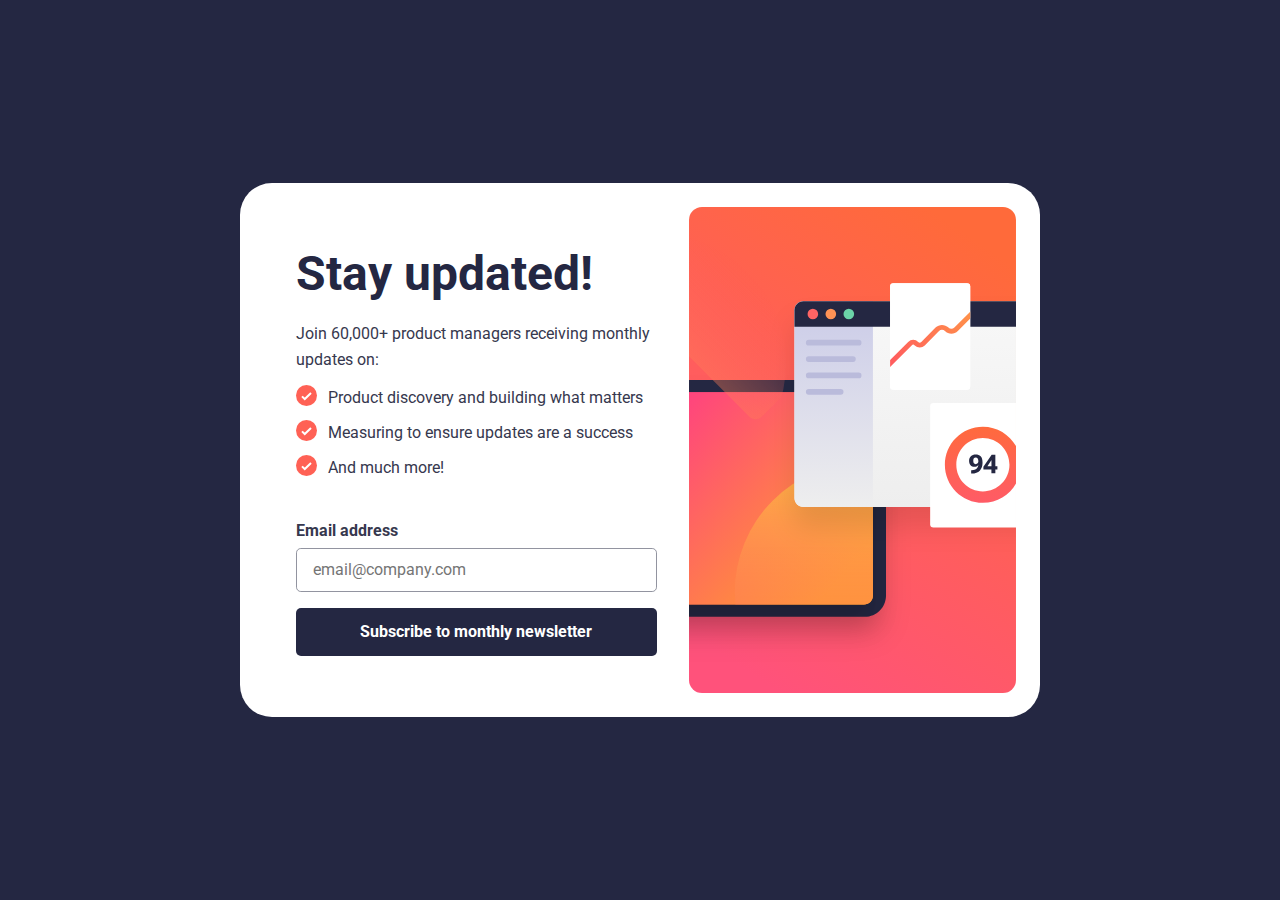
<file: index.html>
<!DOCTYPE html>
<html lang="en">
<head>
  <meta charset="UTF-8">
  <meta name="viewport" content="width=device-width, initial-scale=1.0">  
  <link rel="icon" type="image/png" sizes="32x32" href="./assets/images/favicon-32x32.png">
  <link rel="stylesheet" href="./css/style.css">
  <link rel="stylesheet" href="./css/media.css">
  <script src="./index.js" defer></script>
  <title>Newsletter sign-up form </title>

  
</head>
<body>
  <main>
    <div class="container">
      <section id="newsletter">
        <div class="image">
          <picture>
            <source srcset="./assets/images/desktop.svg" width="400" height="593" media="(min-width: 640px)">
            <img src="./assets/images/mobile.svg" width="375" height="284" alt="Responsive image">
        </picture>
        </div>
        <div class="content">
          <div class="text">
            <h1>Stay updated!</h1>
            <p> Join 60,000+ product managers receiving monthly updates on:</p>
            <ul class="list ">
              <li> <img src="./assets/images/icon-list.svg" alt=""> <span>Product discovery and building what matters</span></li>
              <li><img src="./assets/images/icon-list.svg" alt=""> <span>Measuring to ensure updates are a success</span></li>
              <li><img src="./assets/images/icon-list.svg" alt=""> <span>And much more!</span></li>
            </ul>
          </div>
          <form action="success.html" class="form " id="form" >
            <div class="form-group">
              <div>
               <label for="email">Email address</label>
               <div id="emailError" class="error-message"></div>
             </div>
              <input name="email" type="email" placeholder="email@company.com"  id="email">
            </div>
            <button type="submit" class="btn " id="btn-submit">Subscribe to monthly newsletter</button>
          </form>
        </div>
      </section>
    </div>
  </main>
</body>
</html>
</file>
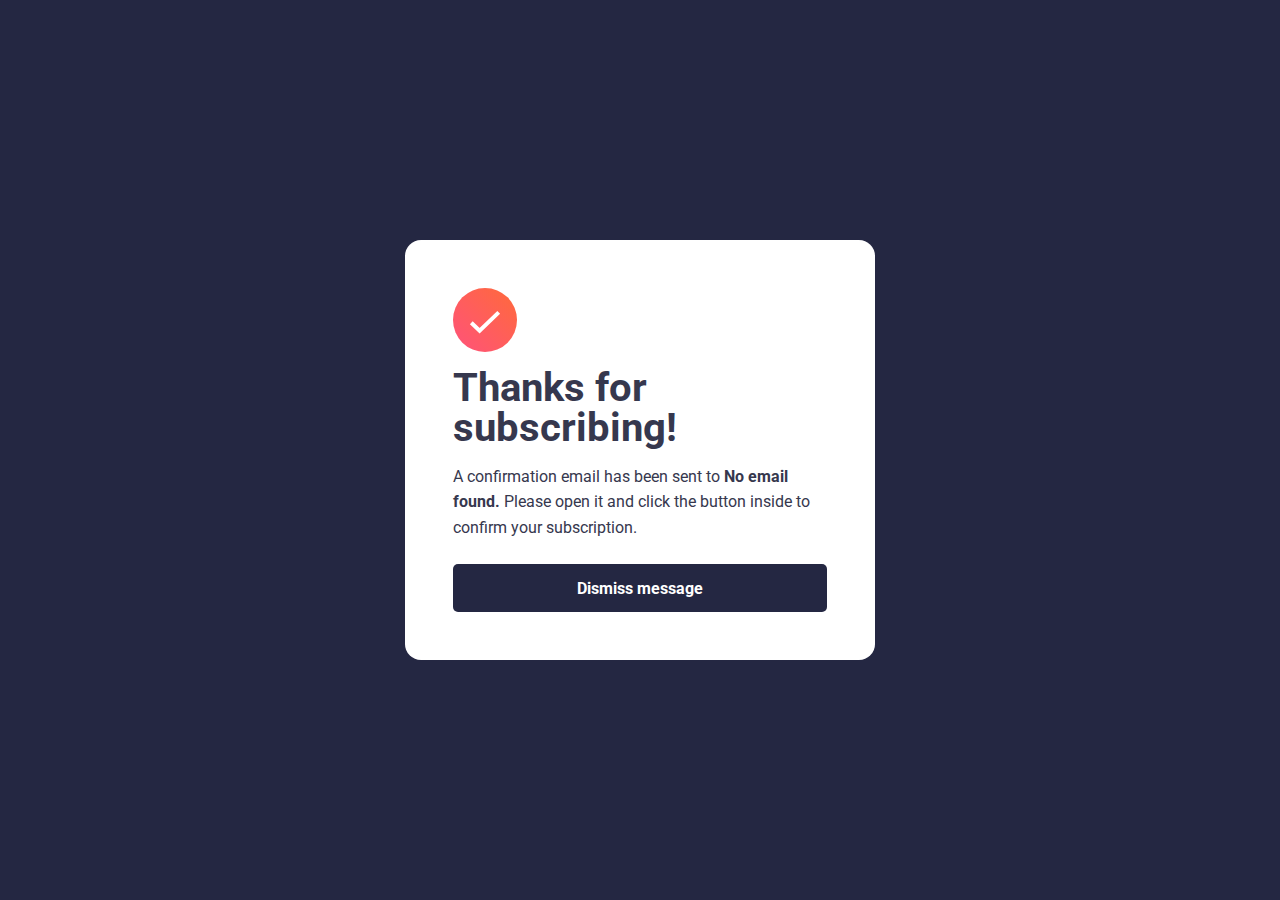
<file: success.html>
<!DOCTYPE html>
<html lang="en">
<head>
    <meta charset="UTF-8">
    <meta name="viewport" content="width=device-width, initial-scale=1.0">
    <link rel="stylesheet" href="./css/style.css">
    <link rel="stylesheet" href="./css/media.css">
    <script src="index.js" defer></script>
    <title>Document</title>
</head>
<body>
<main>
    <div class="container">
        <div class="message-card">
            <img src="./assets/images/icon-success.svg" alt="icon-success">
            <h1>Thanks for subscribing!</h1>
            <p>A confirmation email has been sent to <strong id="success">ash@loremcompany.com.</strong> 
              Please open it and click the button inside to confirm your subscription.</p>
              <a href="./index.html" class="btn btn-dismiss">Dismiss message</a>
          </div>  
</main>
 </div>
 <script>
    document.addEventListener('DOMContentLoaded', function() {
            const email = localStorage.getItem('userEmail');
            if (email) {
                document.getElementById('success').textContent = email;
            } else {
                document.getElementById('success').textContent = 'No email found.';
            }
        });
 </script>
</body>
</html
</file>
<file: css/style.css>
@import url('https://fonts.googleapis.com/css2?family=Roboto:wght@400;700&display=swap');

:root {
  --clr-tomato: hsl(4, 100%, 67%);
  --clr-light-tomato: hsl(4, 100%, 90%);
  --clr-dark-slate-grey: hsl(234, 29%, 20%);
  --clr-charcoal-grey: hsl(235, 18%, 26%);
  --clr-grey: hsl(231, 7%, 60%);
  --clr-white: hsl(0, 0%, 100%);

  /* Gradient colors */

  --bg-gradient: linear-gradient(
    90deg,
    rgba(255, 84, 118, 1) 0%,
    rgba(255, 93, 94, 1) 35%,
    rgba(255, 103, 66, 1) 100%
  );
  --bg-color: rgb(255, 84, 118);

  --fw-regular: 400;
  --fw-bold: 700;
}
*,
*::before,
*::after {
  box-sizing: border-box;
}
* {
  margin: 0;
}
body {
  line-height: 1.6;
  -webkit-font-smoothing: antialiased;
}
img,
picture,
video,
canvas,
svg {
  display: block;
  max-width: 100%;
}
input,
button,
textarea,
select {
  font: inherit;
}
p,
h1,
h2,
h3,
h4,
h5,
h6 {
  overflow-wrap: break-word;
}
#root,
#__next {
  isolation: isolate;
}
a {
  text-decoration: none;
  color: #333;
}
ul {
  list-style-type: none;
  padding: 0;
}
p {
  padding-bottom: 0.5rem;
}
body {
  font-family: 'Roboto', sans-serif;
  color: var(--clr-charcoal-grey);
  background: var(--clr-dark-slate-grey);
  font-size: 0.8rem;
}

/* Utilities */
.container {
  width: 100%;
  margin-left: auto;
  margin-right: auto;
}

.btn {
  display: inline-block;
  border: none;
  padding: 0.7em 1.4em;
  width: 100%;
  text-align: center;
  border-radius: 5px;
  background-color: var(--clr-dark-slate-grey);
  color: var(--clr-white);
  font-weight: var(--fw-bold);
  cursor: pointer;
}
.btn:hover {
  background: var(--bg-gradient);
}

/* Newsletter section */
#newsletter {
  background-color: var(--clr-white);
}
.image * {
  width: 100%;
  height: 100%;
}
.content {
  padding: 0 1.5rem;
}
.content h1 {
  color: var(--clr-dark-slate-grey);
  font-size: 2rem;
  padding: 0.5rem 0;
}
.text {
  padding-block: 1rem;
}
.list li {
  display: flex;
  align-items: flex-start;
  padding: 0.3rem 0;
  gap: 0.7rem;
}
.form {
  padding: 1rem 0 2rem 0;
}
.form-group {
  display: flex;
  flex-direction: column;
  gap: 0.3rem;
  padding-bottom: 1rem;
}
.form-group label {
  font-weight: var(--fw-bold);
}
input[type='email'] {
  padding: 0.5rem 1rem;
  border: 1px solid var(--clr-grey);
  border-radius: 0.3rem;
  cursor: pointer;
}
input[type='email']:focus,
input[type='email']:active {
  border: 1px solid var(--clr-dark-slate-grey);
  outline: none;
}
/* successful message card */
.message-card {
  background-color: var(--clr-white);
  max-width: 470px;
  padding: 1rem;
  font-size: 1rem;
  height: 100vh;
  display: flex;
  flex-direction: column;
  justify-content: center;
  gap: 1rem;
}
.message-card h1 {
  font-size: 2.5rem;
}
.message-card img {
  margin-top: auto;
  align-self: flex-start;
}
.message-card a {
  margin-top: auto;
}
/* Error message */
.form-group > div {
  display: flex;
}
.error-message {
  display: inline-block;
  width: fit-content;
  margin-left: auto;
  font-size: 0.8rem;
  color: var(--clr-tomato);
}

input[type='email']:invalid {
  color: var(--clr-tomato);
  background-color: var(--clr-light-tomato);
}
</file>
<file: css/media.css>
/* xs */
  @media (min-width: 375px) {
    .container {
      max-width: 375px;
      min-height: 100vh;
      display: grid;
      place-content: center;
    }
    #newsletter{
        padding: 0.5rem;
        border-radius: 0.5rem;
    }
    .content{
        padding: 0 1rem;
    }
    .image img{
      border-radius: 0.5rem;
    }
  }
  
  /* sm Tablet mode starts*/
  @media (min-width: 640px) {
    .container {
      max-width: 640px;
 
    }
    #newsletter{
        display: flex;
        flex-flow: row-reverse;
        align-items: center;
    }
    .message-card{   
      border-radius: 1rem;
      padding: 3rem;
      font-size: 1rem;
      height: auto;
      
    }
    .message-card h1{
      font-size: 2.5rem;
      line-height: 1;
    }
    
  }
  
  /* md */
  @media (min-width: 768px) {
    .container {
      max-width: 768px;
    }
    body{
      font-size: 1rem;
    }
    .content h1{
      font-size: 3rem;
    }
    #newsletter {
      max-width: 750px;
      border-radius: 2rem;
    }
    .content{
      padding-inline: 2rem;
    }
  }
  
  /* lg */
  @media (min-width: 1024px) {
    .container {
      max-width: 1024px;
    }
    #newsletter {
      max-width: 800px;
      padding: 1.5rem;
    }
    
  }
  /* xl */
  @media (min-width: 1280px) {
    .container {
      max-width: 1280px;  
    }
  }

  /* 2xl */
  @media (min-width: 1536px) {
    .container {
      max-width: 1536px;
    }
  }
</file>
